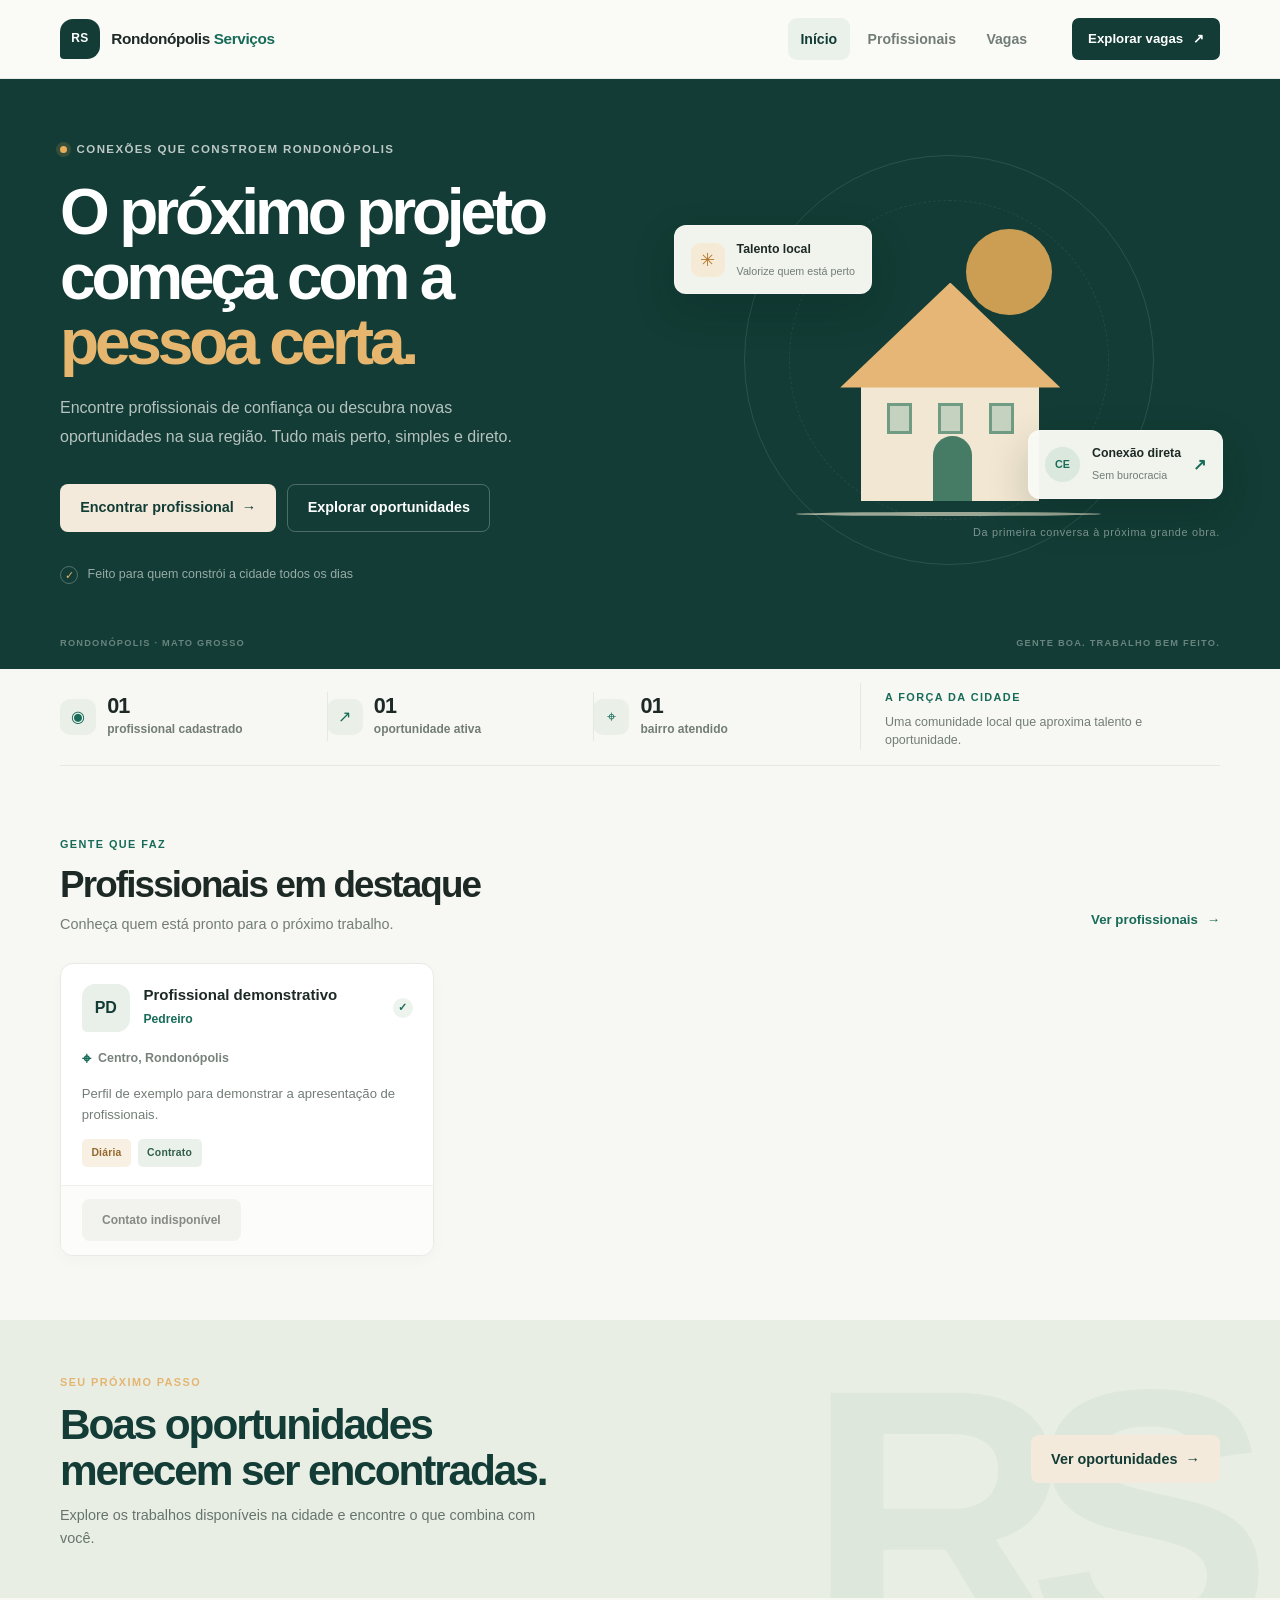
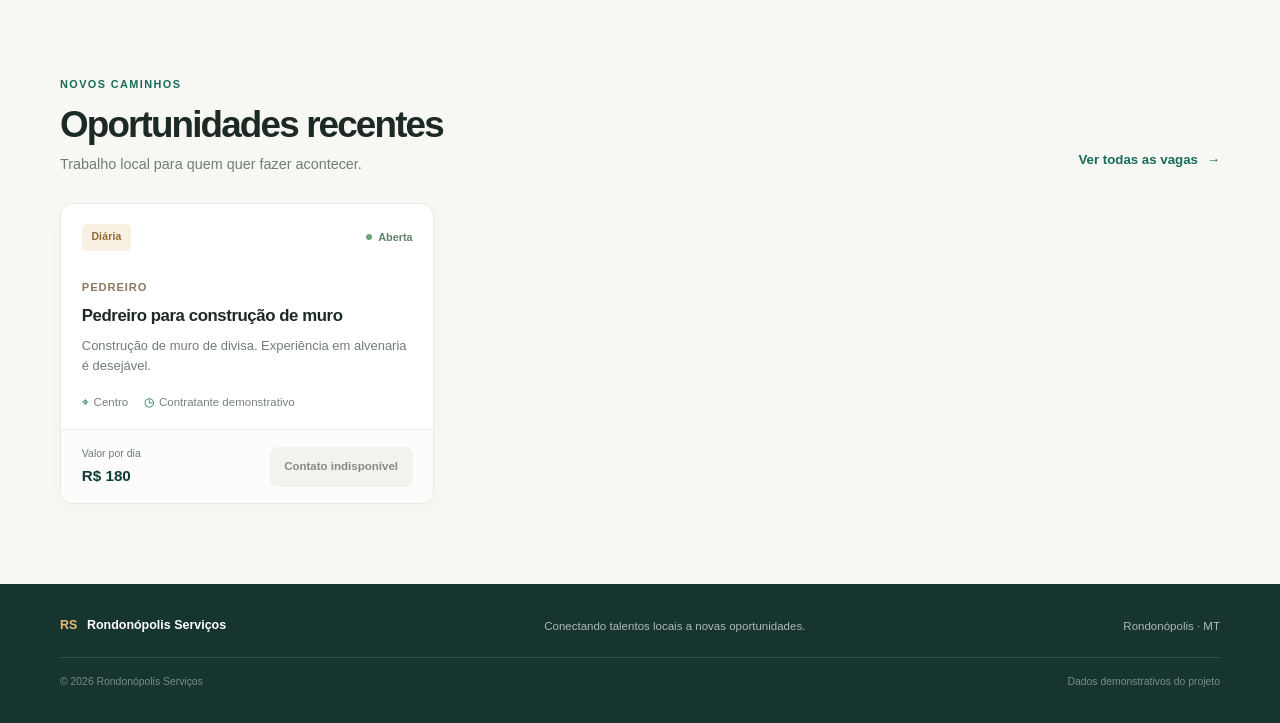
<file: templates/index.html>
<!DOCTYPE html>
<html lang="pt-BR">
<head>
  <meta charset="UTF-8">
  <meta name="viewport" content="width=device-width, initial-scale=1.0">
  <meta name="theme-color" content="#123c35">
  <meta name="description" content="Encontre profissionais e oportunidades para construir e reformar em Rondonópolis. Conexões locais, sem complicação.">
  <title>Rondonópolis Serviços | Trabalho e construção mais perto</title>
  <link rel="stylesheet" href="../static/css/style.css">
</head>
<body>
  <header class="header">
    <div class="header-inner">
      <a href="index.html" class="logo" aria-label="Rondonópolis Serviços — início">
        <span class="logo-icon">RS</span>
        <span class="logo-copy">Rondonópolis <strong>Serviços</strong></span>
      </a>
      <nav class="nav" aria-label="Navegação principal">
        <a href="index.html" class="active" aria-current="page">Início</a>
        <a href="profissionais.html">Profissionais</a>
        <a href="vagas.html">Vagas</a>
      </nav>
      <a href="vagas.html#oportunidades" class="btn btn-primary btn-sm header-cta">Explorar vagas <span aria-hidden="true">↗</span></a>
    </div>
  </header>

  <main>
    <section class="hero">
      <div class="hero-inner">
        <div class="hero-content">
          <div class="eyebrow eyebrow-light"><span class="eyebrow-dot"></span> Conexões que constroem Rondonópolis</div>
          <h1>O próximo projeto começa com a <span>pessoa certa.</span></h1>
          <p>Encontre profissionais de confiança ou descubra novas oportunidades na sua região. Tudo mais perto, simples e direto.</p>
          <div class="hero-actions">
            <a href="profissionais.html" class="btn btn-light">Encontrar profissional <span aria-hidden="true">→</span></a>
            <a href="vagas.html" class="btn btn-ghost">Explorar oportunidades</a>
          </div>
          <div class="hero-note"><span class="note-check" aria-hidden="true">✓</span> Feito para quem constrói a cidade todos os dias</div>
        </div>
        <div class="hero-visual" aria-hidden="true">
          <div class="visual-orbit orbit-one"></div>
          <div class="visual-orbit orbit-two"></div>
          <div class="visual-building">
            <div class="building-sun"></div>
            <div class="building-roof"></div>
            <div class="building-body">
              <span></span><span></span><span></span>
              <div class="building-door"></div>
            </div>
            <div class="building-ground"></div>
          </div>
          <div class="float-card float-card-top"><span class="float-icon">✳</span><span><strong>Talento local</strong><small>Valorize quem está perto</small></span></div>
          <div class="float-card float-card-bottom"><span class="float-avatar">CE</span><span><strong>Conexão direta</strong><small>Sem burocracia</small></span><span class="float-arrow">↗</span></div>
          <div class="visual-caption">Da primeira conversa à próxima grande obra.</div>
        </div>
      </div>
      <div class="hero-bottom-line"><span>RONDONÓPOLIS · MATO GROSSO</span><span>GENTE BOA. TRABALHO BEM FEITO.</span></div>
    </section>

    <section class="stats stats-home" aria-label="Números da comunidade">
      <div class="stat-card"><span class="stat-icon">◉</span><span class="number" id="stat-profissionais">0</span><span class="label">profissional cadastrado</span></div>
      <div class="stat-card"><span class="stat-icon">↗</span><span class="number" id="stat-vagas">0</span><span class="label">oportunidade ativa</span></div>
      <div class="stat-card"><span class="stat-icon">⌖</span><span class="number" id="stat-bairros">0</span><span class="label">bairro atendido</span></div>
      <div class="stat-intro"><span class="stat-intro-label">A força da cidade</span><p>Uma comunidade local que aproxima talento e oportunidade.</p></div>
    </section>

    <section class="container home-section">
      <div class="section-header">
        <div><span class="section-kicker">Gente que faz</span><h2>Profissionais em destaque</h2><p>Conheça quem está pronto para o próximo trabalho.</p></div>
        <a href="profissionais.html" class="text-link">Ver profissionais <span aria-hidden="true">→</span></a>
      </div>
      <div class="cards-grid" id="home-profissionais"></div>
    </section>

    <section class="opportunity-band">
      <div class="opportunity-inner">
        <div><span class="section-kicker section-kicker-light">Seu próximo passo</span><h2>Boas oportunidades<br>merecem ser encontradas.</h2><p>Explore os trabalhos disponíveis na cidade e encontre o que combina com você.</p></div>
        <a href="vagas.html" class="btn btn-light">Ver oportunidades <span aria-hidden="true">→</span></a>
      </div>
      <div class="band-mark" aria-hidden="true">RS</div>
    </section>

    <section class="container home-section home-jobs">
      <div class="section-header">
        <div><span class="section-kicker">Novos caminhos</span><h2>Oportunidades recentes</h2><p>Trabalho local para quem quer fazer acontecer.</p></div>
        <a href="vagas.html" class="text-link">Ver todas as vagas <span aria-hidden="true">→</span></a>
      </div>
      <div class="cards-grid" id="home-vagas"></div>
    </section>
  </main>

  <footer class="footer">
    <div class="footer-inner"><a href="index.html" class="footer-brand">RS <span>Rondonópolis Serviços</span></a><p>Conectando talentos locais a novas oportunidades.</p><span class="footer-location">Rondonópolis · MT</span></div>
    <div class="footer-bottom"><span>© 2026 Rondonópolis Serviços</span><span>Dados demonstrativos do projeto</span></div>
  </footer>
  <script src="../static/js/data.js"></script>
  <script src="../static/js/app.js"></script>
</body>
</html>
</file>
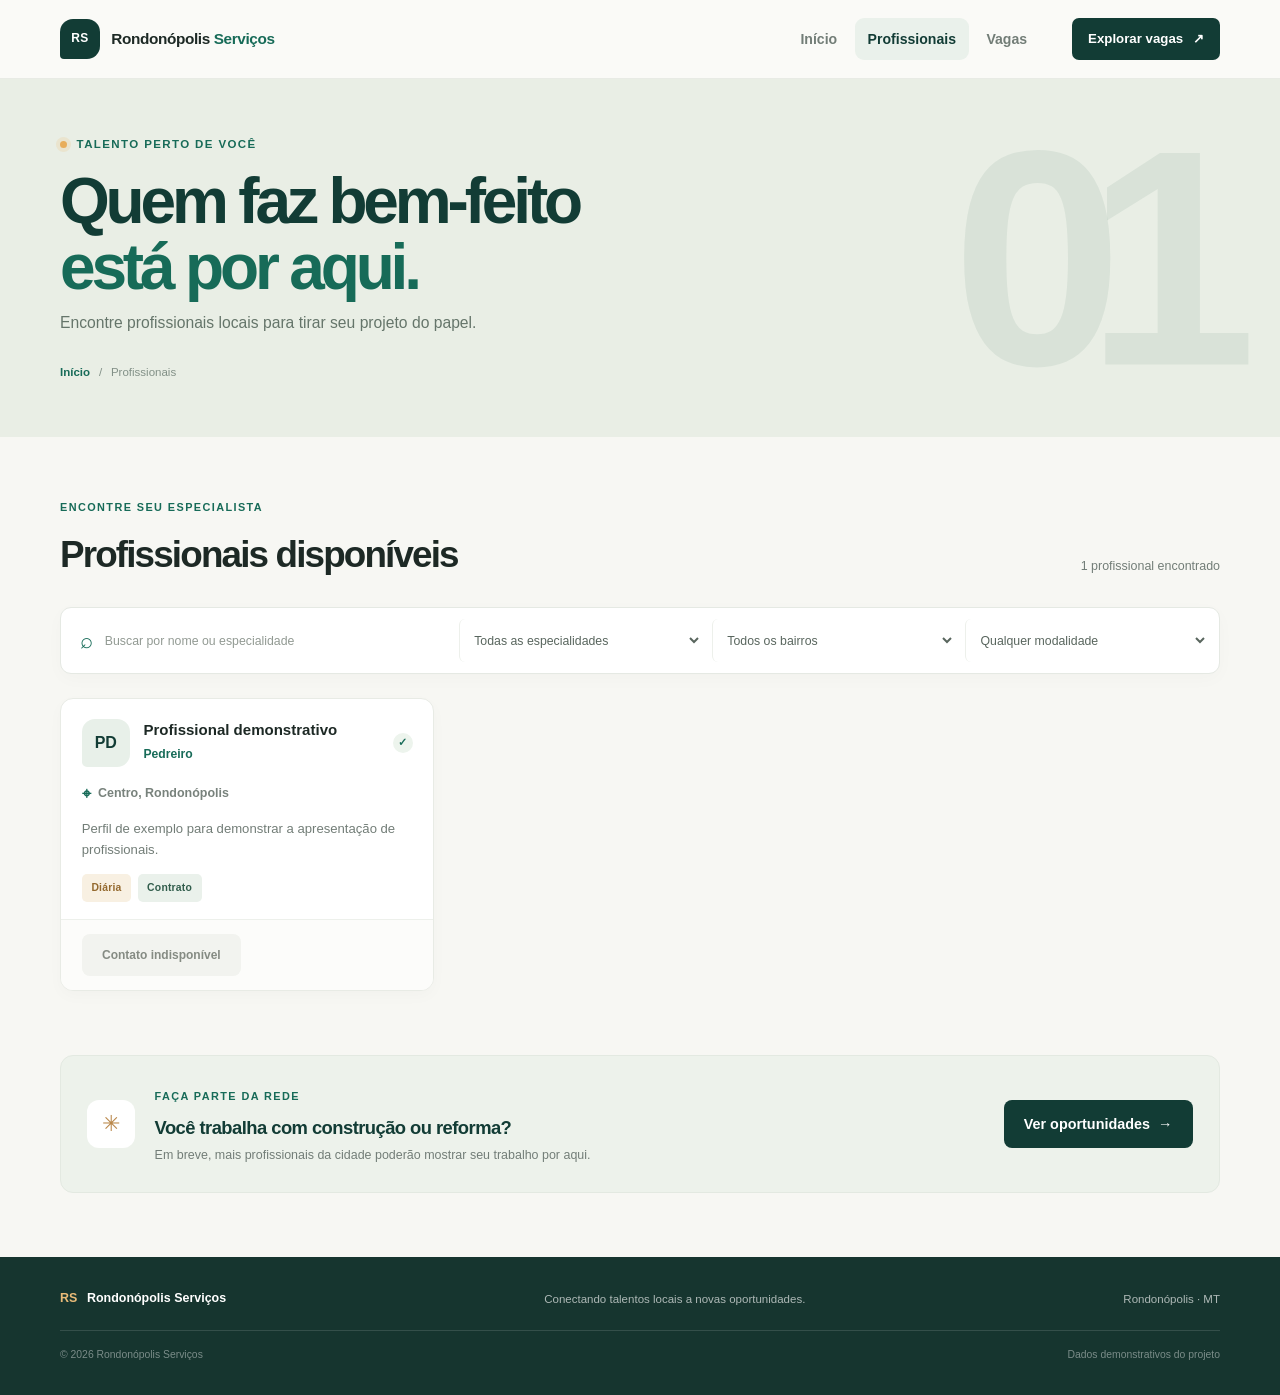
<file: templates/profissionais.html>
<!DOCTYPE html>
<html lang="pt-BR">
<head>
  <meta charset="UTF-8">
  <meta name="viewport" content="width=device-width, initial-scale=1.0">
  <meta name="theme-color" content="#123c35">
  <meta name="description" content="Encontre pedreiros, eletricistas, pintores e outros profissionais em Rondonópolis.">
  <title>Profissionais | Rondonópolis Serviços</title>
  <link rel="stylesheet" href="../static/css/style.css">
</head>
<body>
  <header class="header">
    <div class="header-inner">
      <a href="index.html" class="logo" aria-label="Rondonópolis Serviços — início"><span class="logo-icon">RS</span><span class="logo-copy">Rondonópolis <strong>Serviços</strong></span></a>
      <nav class="nav" aria-label="Navegação principal">
        <a href="index.html">Início</a>
        <a href="profissionais.html" class="active" aria-current="page">Profissionais</a>
        <a href="vagas.html">Vagas</a>
      </nav>
      <a href="vagas.html#oportunidades" class="btn btn-primary btn-sm header-cta">Explorar vagas <span aria-hidden="true">↗</span></a>
    </div>
  </header>
  <main>
    <section class="page-hero">
      <div class="page-hero-inner">
        <div class="eyebrow"><span class="eyebrow-dot"></span> Talento perto de você</div>
        <h1>Quem faz bem-feito<br><span>está por aqui.</span></h1>
        <p>Encontre profissionais locais para tirar seu projeto do papel.</p>
        <div class="breadcrumb"><a href="index.html">Início</a><span aria-hidden="true">/</span><span>Profissionais</span></div>
      </div>
      <div class="page-hero-decoration" aria-hidden="true">01</div>
    </section>
    <section class="container listing-section">
      <div class="listing-heading"><div><span class="section-kicker">Encontre seu especialista</span><h2>Profissionais disponíveis</h2></div><p id="professional-count" class="result-count" aria-live="polite"></p></div>
      <div class="filter-panel">
        <label class="search-field"><span class="field-icon" aria-hidden="true">⌕</span><span class="sr-only">Buscar profissional</span><input id="busca-prof" type="search" placeholder="Buscar por nome ou especialidade" autocomplete="off"></label>
        <label class="select-field"><span class="sr-only">Especialidade</span><select id="filtro-especialidade"><option value="">Todas as especialidades</option></select></label>
        <label class="select-field"><span class="sr-only">Bairro</span><select id="filtro-bairro-prof"><option value="">Todos os bairros</option></select></label>
        <label class="select-field"><span class="sr-only">Tipo de trabalho</span><select id="filtro-tipo"><option value="">Qualquer modalidade</option><option value="diaria">Aceita diária</option><option value="contrato">Aceita contrato</option></select></label>
      </div>
      <div class="cards-grid listing-grid" id="professional-grid"></div>
    </section>
    <section class="callout container">
      <div class="callout-icon" aria-hidden="true">✳</div>
      <div><span class="section-kicker">Faça parte da rede</span><h2>Você trabalha com construção ou reforma?</h2><p>Em breve, mais profissionais da cidade poderão mostrar seu trabalho por aqui.</p></div>
      <a href="vagas.html" class="btn btn-primary">Ver oportunidades <span aria-hidden="true">→</span></a>
    </section>
  </main>
  <footer class="footer"><div class="footer-inner"><a href="index.html" class="footer-brand">RS <span>Rondonópolis Serviços</span></a><p>Conectando talentos locais a novas oportunidades.</p><span class="footer-location">Rondonópolis · MT</span></div><div class="footer-bottom"><span>© 2026 Rondonópolis Serviços</span><span>Dados demonstrativos do projeto</span></div></footer>
  <script src="../static/js/data.js"></script>
  <script src="../static/js/app.js"></script>
</body>
</html>
</file>
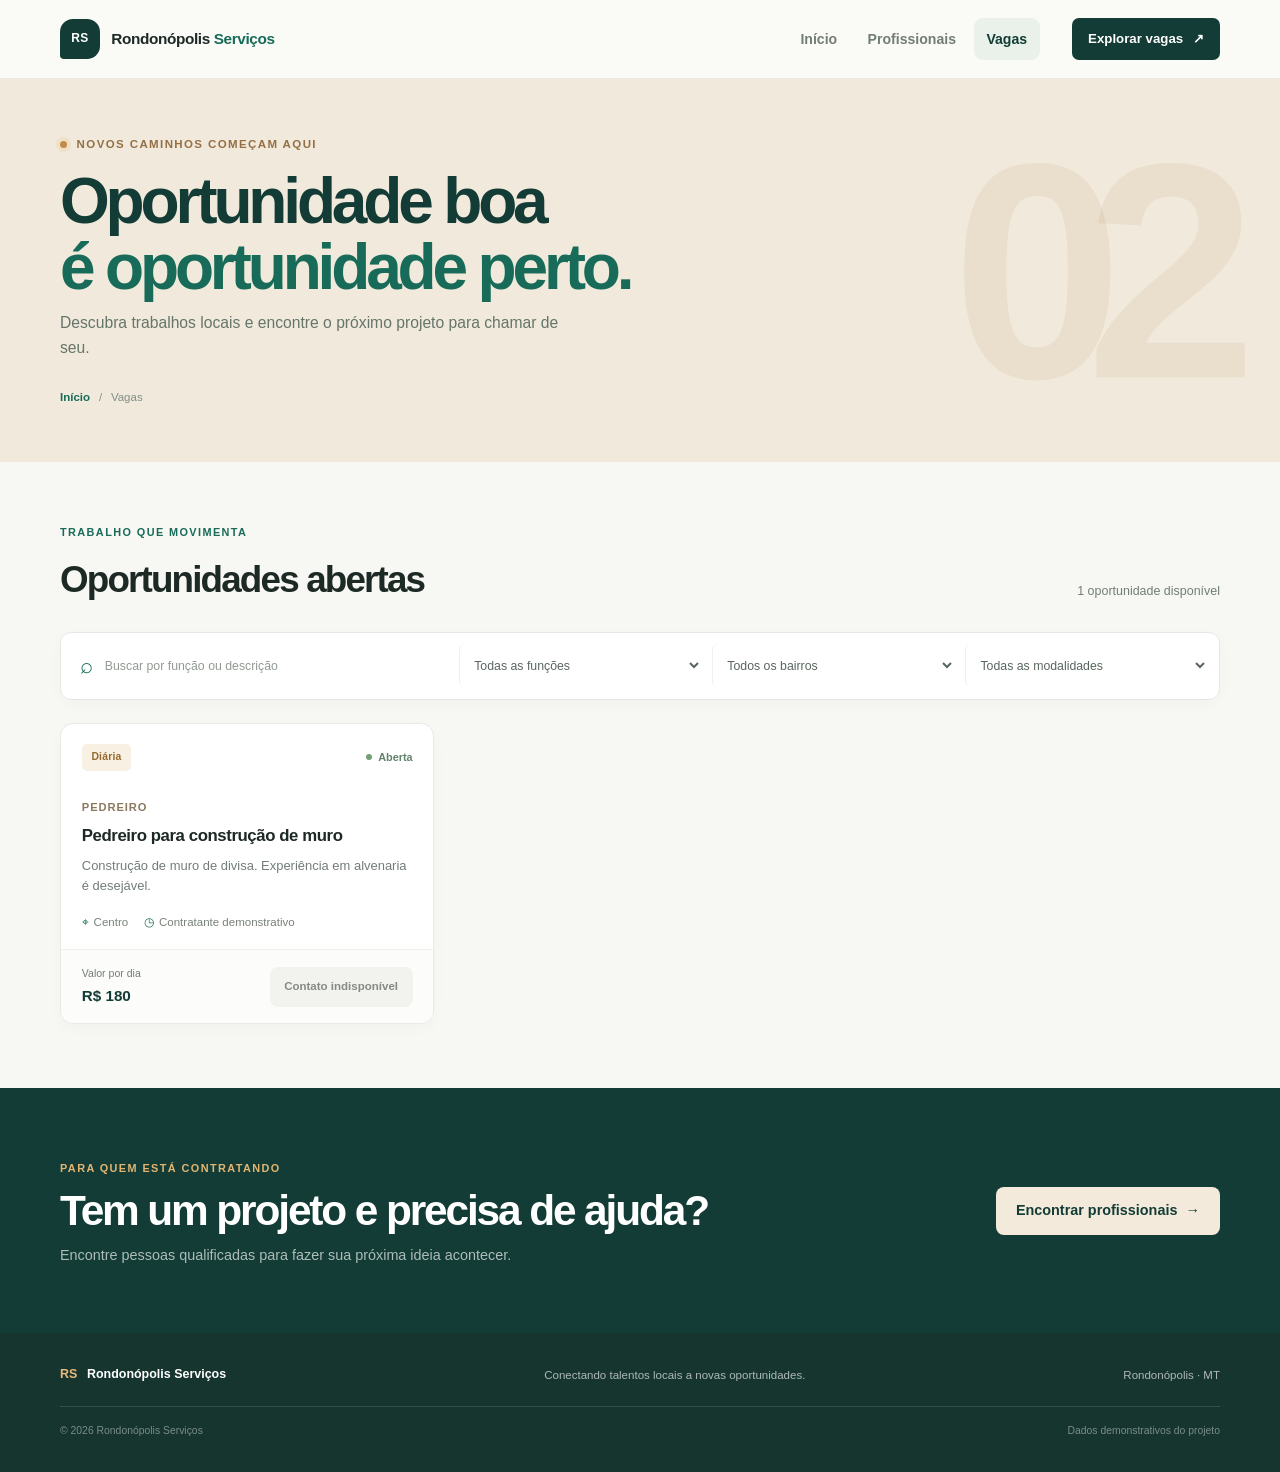
<file: templates/vagas.html>
<!DOCTYPE html>
<html lang="pt-BR">
<head>
  <meta charset="UTF-8">
  <meta name="viewport" content="width=device-width, initial-scale=1.0">
  <meta name="theme-color" content="#123c35">
  <meta name="description" content="Explore oportunidades de trabalho em construção e reforma em Rondonópolis.">
  <title>Vagas | Rondonópolis Serviços</title>
  <link rel="stylesheet" href="../static/css/style.css">
</head>
<body>
  <header class="header">
    <div class="header-inner">
      <a href="index.html" class="logo" aria-label="Rondonópolis Serviços — início"><span class="logo-icon">RS</span><span class="logo-copy">Rondonópolis <strong>Serviços</strong></span></a>
      <nav class="nav" aria-label="Navegação principal">
        <a href="index.html">Início</a>
        <a href="profissionais.html">Profissionais</a>
        <a href="vagas.html" class="active" aria-current="page">Vagas</a>
      </nav>
      <a href="#oportunidades" class="btn btn-primary btn-sm header-cta">Explorar vagas <span aria-hidden="true">↗</span></a>
    </div>
  </header>
  <main>
    <section class="page-hero page-hero-jobs">
      <div class="page-hero-inner">
        <div class="eyebrow"><span class="eyebrow-dot"></span> Novos caminhos começam aqui</div>
        <h1>Oportunidade boa<br><span>é oportunidade perto.</span></h1>
        <p>Descubra trabalhos locais e encontre o próximo projeto para chamar de seu.</p>
        <div class="breadcrumb"><a href="index.html">Início</a><span aria-hidden="true">/</span><span>Vagas</span></div>
      </div>
      <div class="page-hero-decoration" aria-hidden="true">02</div>
    </section>
    <section class="container listing-section" id="oportunidades">
      <div class="listing-heading"><div><span class="section-kicker">Trabalho que movimenta</span><h2>Oportunidades abertas</h2></div><p id="job-count" class="result-count" aria-live="polite"></p></div>
      <div class="filter-panel job-filters">
        <label class="search-field"><span class="field-icon" aria-hidden="true">⌕</span><span class="sr-only">Buscar vaga</span><input id="busca-vaga" type="search" placeholder="Buscar por função ou descrição" autocomplete="off"></label>
        <label class="select-field"><span class="sr-only">Especialidade</span><select id="filtro-especialidade-vaga"><option value="">Todas as funções</option></select></label>
        <label class="select-field"><span class="sr-only">Bairro</span><select id="filtro-bairro-vaga"><option value="">Todos os bairros</option></select></label>
        <label class="select-field"><span class="sr-only">Modalidade</span><select id="filtro-tipo-vaga"><option value="">Todas as modalidades</option><option value="diaria">Diária</option><option value="contrato">Contrato</option></select></label>
      </div>
      <div class="cards-grid listing-grid" id="job-grid"></div>
    </section>
    <section class="publish-banner">
      <div class="publish-banner-inner"><div><span class="section-kicker section-kicker-light">Para quem está contratando</span><h2>Tem um projeto e precisa de ajuda?</h2><p>Encontre pessoas qualificadas para fazer sua próxima ideia acontecer.</p></div><a href="profissionais.html" class="btn btn-light">Encontrar profissionais <span aria-hidden="true">→</span></a></div>
    </section>
  </main>
  <footer class="footer"><div class="footer-inner"><a href="index.html" class="footer-brand">RS <span>Rondonópolis Serviços</span></a><p>Conectando talentos locais a novas oportunidades.</p><span class="footer-location">Rondonópolis · MT</span></div><div class="footer-bottom"><span>© 2026 Rondonópolis Serviços</span><span>Dados demonstrativos do projeto</span></div></footer>
  <script src="../static/js/data.js"></script>
  <script src="../static/js/app.js"></script>
</body>
</html>
</file>
<file: static/css/style.css>
:root {
  --primary: #087a6b;
  --primary-dark: #075e54;
  --primary-light: #16a394;
  --secondary: #f59e0b;
  --bg: #f4f7f6;
  --bg-card: #ffffff;
  --text: #17243a;
  --text-muted: #68758a;
  --border: #dde5e2;
  --radius: 16px;
  --shadow: 0 8px 24px rgba(23, 36, 58, 0.07);
  --shadow-lg: 0 18px 42px rgba(23, 36, 58, 0.14);
  --content-width: 1180px;
}

* {
  box-sizing: border-box;
}

html {
  scroll-behavior: smooth;
}

body {
  margin: 0;
  min-width: 320px;
  background: var(--bg);
  color: var(--text);
  font-family: Inter, "Segoe UI", Arial, sans-serif;
  line-height: 1.6;
  -webkit-font-smoothing: antialiased;
}

a {
  color: inherit;
  text-decoration: none;
}

button,
input,
select,
textarea {
  font: inherit;
}

.header {
  position: sticky;
  top: 0;
  z-index: 50;
  background: rgba(255, 255, 255, 0.92);
  border-bottom: 1px solid rgba(221, 229, 226, 0.9);
  backdrop-filter: blur(14px);
  -webkit-backdrop-filter: blur(14px);
}

.header-inner {
  width: min(calc(100% - 3rem), var(--content-width));
  min-height: 76px;
  margin: 0 auto;
  display: flex;
  align-items: center;
  gap: 2.5rem;
}

.logo {
  display: flex;
  align-items: center;
  gap: 0.75rem;
  font-size: 1.05rem;
  font-weight: 800;
  letter-spacing: -0.02em;
  white-space: nowrap;
}

.logo-icon {
  width: 42px;
  height: 42px;
  display: grid;
  place-items: center;
  border-radius: 12px;
  background: linear-gradient(135deg, var(--primary-dark), var(--primary-light));
  color: #fff;
  box-shadow: 0 8px 18px rgba(8, 122, 107, 0.24);
  font-size: 0.82rem;
  letter-spacing: 0.04em;
}

.nav {
  display: flex;
  align-items: center;
  gap: 0.35rem;
  margin-left: auto;
}

.nav a {
  padding: 0.55rem 0.75rem;
  border-radius: 9px;
  color: var(--text-muted);
  font-size: 0.92rem;
  font-weight: 700;
  transition: 0.2s ease;
}

.nav a:hover,
.nav a.active {
  background: #edf7f4;
  color: var(--primary);
}

.btn {
  min-height: 46px;
  display: inline-flex;
  align-items: center;
  justify-content: center;
  gap: 0.5rem;
  padding: 0.72rem 1.05rem;
  border: 1px solid transparent;
  border-radius: 10px;
  cursor: pointer;
  font-weight: 800;
  line-height: 1;
  transition: transform 0.2s ease, box-shadow 0.2s ease, background 0.2s ease;
}

.btn:hover {
  transform: translateY(-2px);
}

.btn:focus-visible,
.nav a:focus-visible,
.logo:focus-visible {
  outline: 3px solid rgba(22, 163, 148, 0.28);
  outline-offset: 3px;
}

.btn-primary {
  background: var(--primary);
  color: #fff;
  box-shadow: 0 8px 20px rgba(8, 122, 107, 0.18);
}

.btn-primary:hover {
  background: var(--primary-dark);
  box-shadow: 0 10px 24px rgba(8, 122, 107, 0.24);
}

.btn-outline {
  border-color: var(--border);
  background: rgba(255, 255, 255, 0.08);
  color: var(--text);
}

.btn-outline:hover {
  border-color: #b8c9c4;
  background: #fff;
  box-shadow: var(--shadow);
}

.btn-sm {
  min-height: 40px;
  padding: 0.62rem 0.9rem;
  font-size: 0.86rem;
}

.hero {
  position: relative;
  overflow: hidden;
  min-height: 430px;
  display: grid;
  place-items: center;
  background:
    radial-gradient(circle at 78% 18%, rgba(255, 255, 255, 0.16), transparent 22%),
    linear-gradient(135deg, #075e54 0%, #087a6b 58%, #129184 100%);
  color: white;
  padding: 5.25rem 1.5rem 7.25rem;
  text-align: center;
}

.hero::before,
.hero::after {
  content: "";
  position: absolute;
  border: 1px solid rgba(255, 255, 255, 0.11);
  border-radius: 50%;
}

.hero::before {
  width: 420px;
  height: 420px;
  left: -230px;
  bottom: -300px;
}

.hero::after {
  width: 280px;
  height: 280px;
  right: -150px;
  top: -150px;
}

.hero-content {
  position: relative;
  z-index: 1;
  width: min(820px, 100%);
}

.hero h1 {
  max-width: 760px;
  margin: 0 auto 1.15rem;
  font-size: clamp(2.25rem, 5vw, 4.25rem);
  line-height: 1.08;
  letter-spacing: -0.045em;
  text-wrap: balance;
}

.hero p {
  max-width: 680px;
  margin: 0 auto;
  color: rgba(255, 255, 255, 0.86);
  font-size: clamp(1rem, 1.8vw, 1.18rem);
  line-height: 1.75;
}

.hero-actions {
  display: flex;
  justify-content: center;
  gap: 0.75rem;
  margin-top: 2rem;
}

.hero-actions .btn-primary {
  background: #fff;
  color: var(--primary-dark);
  box-shadow: 0 12px 30px rgba(4, 55, 48, 0.22);
}

.hero-actions .btn-outline {
  border-color: rgba(255, 255, 255, 0.32);
  color: #fff;
  backdrop-filter: blur(8px);
}

.hero-actions .btn-outline:hover {
  border-color: #fff;
  background: rgba(255, 255, 255, 0.12);
  box-shadow: none;
}

.stats {
  position: relative;
  z-index: 5;
  width: min(calc(100% - 3rem), 850px);
  margin: -3.2rem auto 0;
  display: grid;
  grid-template-columns: repeat(3, 1fr);
  background: var(--bg-card);
  border: 1px solid var(--border);
  border-radius: var(--radius);
  box-shadow: var(--shadow-lg);
}

.stat-card {
  position: relative;
  padding: 1.25rem 1.5rem;
  text-align: center;
}

.stat-card + .stat-card::before {
  content: "";
  position: absolute;
  left: 0;
  top: 22%;
  height: 56%;
  width: 1px;
  background: var(--border);
}

.stat-card .number {
  color: var(--primary);
  font-size: clamp(1.55rem, 3vw, 2.1rem);
  font-weight: 900;
  line-height: 1.15;
  letter-spacing: -0.04em;
}

.stat-card .label {
  margin-top: 0.25rem;
  color: var(--text-muted);
  font-size: 0.82rem;
  font-weight: 700;
}

.container {
  width: min(calc(100% - 3rem), var(--content-width));
  margin: 0 auto;
  padding: 5.25rem 0;
}

.section-header {
  display: flex;
  align-items: end;
  justify-content: space-between;
  gap: 1.5rem;
  margin-bottom: 1.5rem;
}

.section-header h2 {
  margin: 0 0 0.25rem;
  font-size: clamp(1.65rem, 3vw, 2.25rem);
  line-height: 1.2;
  letter-spacing: -0.035em;
}

.section-header p {
  margin: 0;
  color: var(--text-muted);
}

.cards-grid {
  display: grid;
  grid-template-columns: repeat(auto-fill, minmax(280px, 1fr));
  gap: 1.35rem;
}

.card {
  overflow: hidden;
  background: var(--bg-card);
  border: 1px solid var(--border);
  border-radius: var(--radius);
  box-shadow: 0 4px 14px rgba(23, 36, 58, 0.035);
  transition: transform 0.25s ease, box-shadow 0.25s ease, border-color 0.25s ease;
}

.card:hover {
  transform: translateY(-5px);
  border-color: #cbdad5;
  box-shadow: var(--shadow-lg);
}

.card-header {
  display: flex;
  align-items: center;
  gap: 0.85rem;
  padding: 1.25rem 1.25rem 1rem;
}

.avatar {
  flex: 0 0 52px;
  width: 52px;
  height: 52px;
  display: grid;
  place-items: center;
  border-radius: 14px;
  background: #e9f5f2;
  color: var(--primary);
  font-weight: 900;
}

.card-title {
  min-width: 0;
}

.card-title h3 {
  margin: 0;
  overflow: hidden;
  font-size: 1.02rem;
  line-height: 1.35;
  text-overflow: ellipsis;
  white-space: nowrap;
}

.specialty {
  color: var(--primary);
  font-size: 0.82rem;
  font-weight: 800;
}

.card-body {
  padding: 0 1.25rem 1.25rem;
}

.info-row {
  margin-bottom: 0.65rem;
  color: var(--text-muted);
  font-size: 0.86rem;
  font-weight: 700;
}

.curriculo {
  min-height: 3.2em;
  margin: 0;
  color: var(--text-muted);
  font-size: 0.9rem;
  line-height: 1.6;
}

.badges {
  display: flex;
  flex-wrap: wrap;
  gap: 0.4rem;
  margin-top: 0.9rem;
}

.badge {
  padding: 0.32rem 0.55rem;
  border-radius: 999px;
  font-size: 0.72rem;
  font-weight: 800;
}

.badge-diaria {
  background: #fff7df;
  color: #9a6700;
}

.badge-contrato {
  background: #e9f5f2;
  color: var(--primary-dark);
}

.card-footer {
  display: flex;
  padding: 1rem 1.25rem;
  border-top: 1px solid #edf1ef;
  background: #fbfcfc;
}

.btn-whatsapp {
  width: 100%;
  background: #1fad72;
  color: #fff;
  box-shadow: 0 7px 16px rgba(31, 173, 114, 0.16);
}

.btn-whatsapp:hover {
  background: #168d5e;
}

.footer {
  padding: 2.25rem 1.5rem;
  background: #12251f;
  color: rgba(255, 255, 255, 0.72);
  text-align: center;
}

@media (max-width: 780px) {
  .header-inner {
    width: min(calc(100% - 2rem), var(--content-width));
    min-height: 68px;
  }

  .logo span,
  .header-inner > .btn {
    display: none;
  }

  .nav {
    gap: 0.15rem;
  }

  .hero {
    min-height: 390px;
    padding: 4.25rem 1rem 6.25rem;
  }

  .hero h1 {
    font-size: clamp(2.15rem, 10vw, 3.25rem);
  }

  .hero-actions {
    flex-direction: column;
  }

  .hero-actions .btn {
    width: 100%;
  }

  .stats,
  .container {
    width: min(calc(100% - 2rem), var(--content-width));
  }

  .stats {
    margin-top: -2.4rem;
  }

  .stat-card {
    padding: 1rem 0.45rem;
  }

  .stat-card .label {
    max-width: 90px;
    margin: 0.25rem auto 0;
    line-height: 1.25;
  }

  .container {
    padding: 4rem 0;
  }

  .section-header {
    align-items: flex-start;
  }

  .section-header p {
    max-width: 280px;
  }
}

@media (max-width: 520px) {
  .header-inner {
    gap: 0.5rem;
  }

  .logo-icon {
    width: 38px;
    height: 38px;
  }

  .nav a {
    padding: 0.5rem;
    font-size: 0.82rem;
  }

  .stats {
    grid-template-columns: 1fr;
  }

  .stat-card + .stat-card::before {
    left: 18%;
    top: 0;
    width: 64%;
    height: 1px;
  }

  .stat-card .label {
    max-width: none;
  }

  .section-header {
    align-items: flex-start;
  }

  .section-header .btn {
    flex: 0 0 auto;
  }

  .cards-grid {
    grid-template-columns: 1fr;
  }
}

@media (prefers-reduced-motion: reduce) {
  html {
    scroll-behavior: auto;
  }

  *,
  *::before,
  *::after {
    transition-duration: 0.01ms !important;
  }
}

:root {
  --primary: #176b58;
  --primary-dark: #123c35;
  --primary-light: #2f9b78;
  --secondary: #e8ad5a;
  --bg: #f7f7f3;
  --bg-card: #fff;
  --text: #1d2925;
  --text-muted: #727d77;
  --border: #e5e9e3;
  --radius: 18px;
  --shadow: 0 12px 30px rgba(27, 47, 39, .07);
  --shadow-lg: 0 24px 60px rgba(27, 47, 39, .12);
  --content-width: 1160px;
}

body { background: var(--bg); font-family: "Segoe UI", Arial, sans-serif; }
.header { background: rgba(250, 250, 247, .94); border-bottom-color: #e8ebe5; }
.header-inner { min-height: 78px; gap: 2rem; }
.logo { gap: .7rem; font-size: .96rem; letter-spacing: -.025em; }
.logo-icon { width: 40px; height: 40px; border-radius: 13px 13px 13px 4px; background: var(--primary-dark); box-shadow: none; font-size: .75rem; }
.logo-copy { color: var(--text); }
.logo-copy strong { color: var(--primary); }
.nav { gap: .3rem; }
.nav a { padding: .6rem .8rem; font-size: .88rem; }
.nav a:hover, .nav a.active { background: #eaf1eb; color: var(--primary-dark); }
.btn { min-height: 48px; border-radius: 8px; padding: .8rem 1.2rem; font-size: .9rem; }
.btn-sm { min-height: 42px; border-radius: 7px; padding: .65rem .95rem; font-size: .83rem; }
.btn-primary { background: var(--primary-dark); box-shadow: none; }
.btn-primary:hover { background: var(--primary); box-shadow: 0 8px 18px rgba(18, 60, 53, .15); }
.header-cta { gap: .6rem; }
.hero { min-height: 590px; display: block; padding: 0; overflow: hidden; background: var(--primary-dark); text-align: left; }
.hero::before, .hero::after { display: none; }
.hero-inner { position: relative; z-index: 1; width: min(calc(100% - 3rem), var(--content-width)); min-height: 548px; margin: auto; display: grid; grid-template-columns: 1.04fr .96fr; align-items: center; gap: 2rem; padding: 3.5rem 0 4.5rem; }
.hero-content { width: auto; max-width: 560px; }
.eyebrow { display: inline-flex; align-items: center; gap: .6rem; color: var(--primary); font-size: .72rem; font-weight: 800; letter-spacing: .12em; text-transform: uppercase; }
.eyebrow-light { color: rgba(255,255,255,.72); }
.eyebrow-dot { width: 7px; height: 7px; border-radius: 50%; background: var(--secondary); box-shadow: 0 0 0 4px rgba(232,173,90,.16); }
.hero h1 { max-width: 610px; margin: 1.2rem 0 1.15rem; font-size: clamp(2.8rem, 5vw, 4.6rem); font-weight: 700; line-height: 1.02; letter-spacing: -.065em; text-wrap: balance; }
.hero h1 span { color: #e7b66e; }
.hero p { max-width: 480px; margin: 0; color: rgba(255,255,255,.69); font-size: 1rem; line-height: 1.8; }
.hero-actions { justify-content: flex-start; flex-wrap: wrap; gap: .7rem; margin-top: 2rem; }
.hero-actions .btn { width: auto; }
.btn-light { background: #f3eadb; color: var(--primary-dark); box-shadow: none; }
.btn-light:hover { background: #fff; box-shadow: 0 10px 24px rgba(0,0,0,.12); }
.btn-ghost { border-color: rgba(255,255,255,.25); color: #fff; background: transparent; }
.btn-ghost:hover { border-color: rgba(255,255,255,.6); background: rgba(255,255,255,.07); }
.hero-note { display: flex; align-items: center; gap: .6rem; margin-top: 2.1rem; color: rgba(255,255,255,.57); font-size: .78rem; }
.note-check { width: 18px; height: 18px; display: grid; place-items: center; border: 1px solid rgba(255,255,255,.27); border-radius: 50%; color: #e7b66e; font-size: .68rem; }
.hero-visual { position: relative; min-height: 370px; display: grid; place-items: center; }
.visual-orbit { position: absolute; border: 1px solid rgba(255,255,255,.11); border-radius: 50%; }
.orbit-one { width: 410px; height: 410px; }
.orbit-two { width: 320px; height: 320px; border-style: dashed; opacity: .7; }
.visual-building { position: relative; width: 230px; height: 260px; margin-top: 65px; }
.building-sun { position: absolute; width: 86px; height: 86px; top: -34px; right: 12px; border-radius: 50%; background: #d7a455; opacity: .94; }
.building-roof { position: absolute; z-index: 2; top: 20px; left: 6px; width: 220px; height: 105px; background: #e5b675; clip-path: polygon(50% 0, 100% 100%, 0 100%); }
.building-body { position: absolute; top: 112px; left: 27px; width: 178px; height: 126px; display: flex; justify-content: space-evenly; align-items: flex-start; padding-top: 28px; background: #f2e7d2; }
.building-body > span { width: 25px; height: 31px; border: 3px solid #6f9c82; background: #c4d2bf; }
.building-door { position: absolute; bottom: 0; left: 72px; width: 39px; height: 65px; border-radius: 20px 20px 0 0; background: #467c66; }
.building-ground { position: absolute; left: -38px; bottom: 7px; width: 305px; height: 4px; border-radius: 50%; background: rgba(241,232,210,.62); }
.float-card { position: absolute; z-index: 3; display: flex; align-items: center; gap: .75rem; padding: .85rem 1rem; border: 1px solid rgba(255,255,255,.3); border-radius: 12px; background: rgba(249,249,244,.97); color: var(--text); box-shadow: 0 16px 42px rgba(7,28,23,.19); }
.float-card strong, .float-card small { display: block; }
.float-card strong { font-size: .77rem; }
.float-card small { margin-top: .2rem; color: var(--text-muted); font-size: .67rem; }
.float-card-top { top: 50px; left: -5px; }
.float-card-bottom { right: -3px; bottom: 46px; }
.float-icon { width: 34px; height: 34px; display: grid; place-items: center; border-radius: 9px; background: #f5ead6; color: #b4772e; font-size: 1.15rem; }
.float-avatar { width: 35px; height: 35px; display: grid; place-items: center; border-radius: 50%; background: #dbe8de; color: var(--primary); font-size: .67rem; font-weight: 900; }
.float-arrow { color: var(--primary); font-weight: 900; }
.visual-caption { position: absolute; right: 0; bottom: 4px; color: rgba(255,255,255,.46); font-size: .68rem; letter-spacing: .06em; }
.hero-bottom-line { position: absolute; right: max(calc((100vw - var(--content-width)) / 2), 1.5rem); bottom: 18px; left: max(calc((100vw - var(--content-width)) / 2), 1.5rem); display: flex; justify-content: space-between; color: rgba(255,255,255,.37); font-size: .58rem; font-weight: 700; letter-spacing: .13em; }
.stats-home { width: min(calc(100% - 3rem), var(--content-width)); grid-template-columns: repeat(3, 1fr) 1.35fr; margin-top: -1px; border: 0; border-bottom: 1px solid var(--border); border-radius: 0; box-shadow: none; background: transparent; }
.stats-home .stat-card { display: grid; grid-template-columns: auto 1fr; justify-items: start; align-content: center; column-gap: .7rem; padding: 1.6rem 1.2rem 1.6rem 0; text-align: left; }
.stats-home .stat-card + .stat-card::before { top: 25%; height: 50%; background: var(--border); }
.stats-home .stat-icon { grid-row: span 2; align-self: center; width: 36px; height: 36px; display: grid; place-items: center; border-radius: 10px; background: #eaf0e8; color: var(--primary); }
.stats-home .number { color: var(--text); font-size: 1.35rem; }
.stats-home .label { margin-top: .12rem; font-size: .75rem; font-weight: 600; }
.stat-intro { align-self: center; padding-left: 1.5rem; border-left: 1px solid var(--border); }
.stat-intro-label, .section-kicker { color: var(--primary); font-size: .68rem; font-weight: 800; letter-spacing: .13em; text-transform: uppercase; }
.stat-intro p { margin: .25rem 0 0; color: var(--text-muted); font-size: .78rem; line-height: 1.5; }
.container { width: min(calc(100% - 3rem), var(--content-width)); padding: 4.75rem 0; }
.home-section { padding-top: 4rem; padding-bottom: 4rem; }
.section-header { align-items: end; margin-bottom: 1.7rem; }
.section-header h2, .listing-heading h2 { margin: .45rem 0 .35rem; font-size: clamp(1.7rem, 3vw, 2.3rem); font-weight: 700; letter-spacing: -.05em; }
.section-header p { color: var(--text-muted); font-size: .9rem; }
.text-link { display: inline-flex; align-items: center; gap: .55rem; padding-bottom: .35rem; color: var(--primary); font-size: .83rem; font-weight: 800; }
.text-link span { transition: transform .2s ease; }
.text-link:hover span { transform: translateX(4px); }
.cards-grid { grid-template-columns: repeat(auto-fill, minmax(290px, 1fr)); gap: 1.15rem; }
.card { border-color: #e8ebe5; border-radius: 13px; box-shadow: 0 5px 16px rgba(23,36,58,.025); }
.card:hover { transform: translateY(-4px); border-color: #d4dfd5; box-shadow: var(--shadow); }
.card-header { padding: 1.25rem 1.3rem .9rem; }
.avatar { flex-basis: 48px; width: 48px; height: 48px; border-radius: 13px 13px 13px 5px; background: #e8f0e9; color: var(--primary-dark); }
.card-title h3 { font-size: .94rem; }
.specialty { color: var(--primary); font-size: .76rem; }
.verified-mark { width: 20px; height: 20px; display: grid; place-items: center; margin-left: auto; border-radius: 50%; background: #edf4ed; color: var(--primary); font-size: .7rem; font-weight: 900; }
.card-body { padding: 0 1.3rem 1.1rem; }
.info-row { display: flex; align-items: center; gap: .45rem; color: #78827c; font-size: .78rem; }
.info-row span { color: var(--primary); font-size: 1rem; }
.curriculo { min-height: 0; margin-top: .7rem; font-size: .82rem; }
.badges { gap: .4rem; margin-top: .9rem; }
.badge { padding: .34rem .6rem; border-radius: 5px; font-size: .65rem; letter-spacing: .02em; }
.badge-diaria { background: #f8f0e2; color: #94692e; }
.badge-contrato { background: #eaf1eb; color: #315d4c; }
.card-footer { padding: .85rem 1.3rem; border-color: #edf0eb; background: #fcfcfa; }
.btn-whatsapp { min-height: 42px; background: #edf4ee; color: #235d46; box-shadow: none; font-size: .78rem; }
.btn-whatsapp:hover { background: #dcebe0; }
.btn-whatsapp, .job-apply { gap: .5rem; }
.btn-contact-disabled { min-height: 42px; background: #f2f3ef; color: #858b83; cursor: default; font-size: .75rem; }
.opportunity-band { position: relative; overflow: hidden; background: #e9eee5; }
.opportunity-inner, .publish-banner-inner { position: relative; z-index: 1; width: min(calc(100% - 3rem), var(--content-width)); min-height: 270px; margin: auto; display: flex; align-items: center; justify-content: space-between; gap: 2rem; padding: 3rem 0; }
.opportunity-inner h2, .publish-banner h2 { margin: .55rem 0 .65rem; color: var(--primary-dark); font-size: clamp(1.8rem, 3.6vw, 2.65rem); line-height: 1.08; letter-spacing: -.05em; }
.opportunity-inner p, .publish-banner p { max-width: 480px; margin: 0; color: #66746b; font-size: .9rem; }
.band-mark { position: absolute; top: -95px; right: 4%; color: rgba(33,94,69,.05); font-size: 23rem; font-weight: 900; letter-spacing: -.12em; }
.home-jobs { padding-top: 4.5rem; padding-bottom: 5rem; }
.vacancy-card { padding: 1.25rem 1.3rem 0; }
.vacancy-topline, .vacancy-details, .vacancy-footer { display: flex; align-items: center; justify-content: space-between; gap: 1rem; }
.vacancy-status { color: #63816b; font-size: .68rem; font-weight: 700; }
.vacancy-status i { display: inline-block; width: 6px; height: 6px; margin-right: .25rem; border-radius: 50%; background: #71a178; vertical-align: 1px; }
.vacancy-content { padding: 1.35rem 0 1.1rem; }
.vacancy-category { color: #8a795f; font-size: .7rem; font-weight: 800; letter-spacing: .08em; text-transform: uppercase; }
.vacancy-content h3 { margin: .4rem 0 .5rem; font-size: 1.05rem; line-height: 1.35; letter-spacing: -.025em; }
.vacancy-content > p { min-height: 2.8em; margin: 0; color: var(--text-muted); font-size: .81rem; line-height: 1.6; }
.vacancy-details { justify-content: flex-start; flex-wrap: wrap; margin-top: 1rem; color: #778179; font-size: .72rem; }
.vacancy-details span { display: flex; align-items: center; gap: .3rem; }
.vacancy-details i { color: var(--primary); font-style: normal; }
.vacancy-footer { margin: 0 -1.3rem; padding: .95rem 1.3rem; border-top: 1px solid #edf0eb; background: #fcfcfa; }
.vacancy-footer small, .vacancy-footer strong { display: block; }
.vacancy-footer small { color: var(--text-muted); font-size: .66rem; }
.vacancy-footer strong { margin-top: .1rem; color: var(--primary-dark); font-size: .95rem; }
.job-apply { min-height: 40px; padding: .65rem .85rem; font-size: .72rem; }
.footer { padding: 2rem max(1.5rem, calc((100vw - var(--content-width))/2)); background: #16352f; color: rgba(255,255,255,.65); text-align: left; }
.footer-inner { display: flex; align-items: center; justify-content: space-between; gap: 1.5rem; padding-bottom: 1.3rem; }
.footer-brand { display: flex; align-items: center; gap: .6rem; color: #e9bb78; font-size: .78rem; font-weight: 900; }
.footer-brand span { color: #fff; font-size: .78rem; }
.footer-inner p, .footer-location { margin: 0; font-size: .72rem; }
.footer-bottom { display: flex; justify-content: space-between; gap: 1rem; padding-top: 1rem; border-top: 1px solid rgba(255,255,255,.13); color: rgba(255,255,255,.43); font-size: .65rem; }
.page-hero { position: relative; overflow: hidden; background: #e9eee5; }
.page-hero-inner { position: relative; z-index: 1; width: min(calc(100% - 3rem), var(--content-width)); min-height: 340px; margin: auto; display: flex; flex-direction: column; align-items: flex-start; justify-content: center; padding: 3.5rem 0; }
.page-hero h1 { margin: 1rem 0 .65rem; color: var(--primary-dark); font-size: clamp(2.7rem, 5vw, 4.25rem); line-height: 1.02; letter-spacing: -.065em; }
.page-hero h1 span { color: var(--primary); }
.page-hero-inner > p { max-width: 500px; margin: 0; color: #65756a; font-size: .98rem; }
.breadcrumb { display: flex; gap: .55rem; margin-top: 1.7rem; color: #829087; font-size: .72rem; }
.breadcrumb a { color: var(--primary); font-weight: 700; }
.page-hero-decoration { position: absolute; top: 50%; right: max(calc((100vw - var(--content-width))/2), 1.5rem); transform: translateY(-50%); color: rgba(32,94,67,.08); font-size: clamp(12rem, 24vw, 20rem); font-weight: 900; line-height: 1; letter-spacing: -.12em; }
.page-hero-jobs { background: #f1e9dc; }
.page-hero-jobs .page-hero-decoration { color: rgba(162,113,49,.09); }
.page-hero-jobs .eyebrow { color: #947044; }
.page-hero-jobs .eyebrow-dot { background: #c28a49; }
.listing-section { padding-top: 3.5rem; padding-bottom: 4rem; }
.listing-heading { display: flex; align-items: end; justify-content: space-between; gap: 1rem; margin-bottom: 1.4rem; }
.listing-heading h2 { margin-bottom: 0; }
.result-count { margin: 0 0 .5rem; color: var(--text-muted); font-size: .78rem; }
.filter-panel { display: grid; grid-template-columns: 1.55fr 1fr 1fr 1fr; gap: .65rem; margin-bottom: 1.45rem; padding: .7rem; border: 1px solid var(--border); border-radius: 11px; background: #fff; box-shadow: 0 5px 18px rgba(23,36,58,.025); }
.search-field, .select-field { position: relative; min-width: 0; }
.search-field { display: flex; align-items: center; }
.field-icon { padding: 0 .6rem 0 .5rem; color: var(--primary); font-size: 1.35rem; }
.search-field input, .select-field select { width: 100%; height: 43px; border: 0; border-radius: 6px; outline: 0; background: transparent; color: var(--text); font: inherit; font-size: .77rem; }
.search-field input::placeholder { color: #929a93; }
.select-field select { padding: 0 .65rem; border-left: 1px solid #edf0eb; color: #59665e; cursor: pointer; }
.search-field:focus-within, .select-field:focus-within { outline: 2px solid rgba(47,155,120,.2); outline-offset: -2px; border-radius: 6px; }
.listing-grid { min-height: 200px; }
.empty-state { grid-column: 1 / -1; display: flex; flex-direction: column; align-items: center; justify-content: center; min-height: 230px; padding: 2rem; border: 1px dashed #dbe2d9; border-radius: 13px; text-align: center; }
.empty-icon { width: 42px; height: 42px; display: grid; place-items: center; border-radius: 50%; background: #eaf1eb; color: var(--primary); font-size: 1.5rem; }
.empty-state h3 { margin: .8rem 0 .25rem; font-size: 1rem; }
.empty-state p { margin: 0; color: var(--text-muted); font-size: .82rem; }
.callout { display: flex; align-items: center; gap: 1.2rem; margin: 0 auto 4rem; padding: 1.65rem; border: 1px solid #e3e9e1; border-radius: 13px; background: #edf2eb; }
.callout-icon { flex: 0 0 48px; width: 48px; height: 48px; display: grid; place-items: center; border-radius: 12px; background: #fff; color: #b98749; font-size: 1.4rem; }
.callout h2 { margin: .35rem 0 .2rem; color: var(--primary-dark); font-size: 1.15rem; letter-spacing: -.03em; }
.callout p { margin: 0; color: var(--text-muted); font-size: .78rem; }
.callout .btn { margin-left: auto; flex: 0 0 auto; }
.publish-banner { background: var(--primary-dark); }
.publish-banner-inner { min-height: 245px; }
.section-kicker-light { color: #e4b571; }
.publish-banner h2 { color: #fff; }
.publish-banner p { color: rgba(255,255,255,.66); }
.sr-only { position: absolute; width: 1px; height: 1px; overflow: hidden; clip: rect(0,0,0,0); white-space: nowrap; clip-path: inset(50%); }

@media (max-width: 780px) {
  .header-inner { min-height: 68px; }
  .logo span.logo-copy { display: block; font-size: .85rem; }
  .logo span.logo-icon { display: grid; }
  .header-inner > .header-cta { display: none; }
  .hero { min-height: auto; }
  .hero-inner { min-height: auto; grid-template-columns: 1fr .8fr; gap: .5rem; padding: 4rem 0 4.6rem; }
  .hero h1 { font-size: clamp(2.7rem, 7vw, 3.8rem); }
  .hero-visual { min-height: 300px; transform: scale(.85); }
  .float-card-top { left: -25px; }
  .float-card-bottom { right: -20px; }
  .hero-bottom-line { font-size: .52rem; }
  .stats-home { grid-template-columns: repeat(3, 1fr); }
  .stats-home .stat-card { padding-right: .5rem; }
  .stat-intro { display: none; }
  .filter-panel { grid-template-columns: 1fr 1fr; }
  .select-field select { border-left: 0; border-top: 1px solid #edf0eb; }
  .search-field input { border-bottom: 1px solid #edf0eb; }
}
@media (max-width: 560px) {
  .header-inner { width: min(calc(100% - 1.5rem), var(--content-width)); gap: .4rem; }
  .logo { gap: .45rem; }
  .logo span.logo-copy { font-size: .74rem; }
  .logo-icon { width: 35px; height: 35px; }
  .nav { gap: 0; }
  .nav a { padding: .48rem .42rem; font-size: .72rem; }
  .hero-inner { width: min(calc(100% - 2rem), var(--content-width)); grid-template-columns: 1fr; padding: 3.4rem 0 4rem; }
  .hero-content { max-width: 100%; }
  .hero h1 { max-width: 430px; font-size: clamp(2.55rem, 12vw, 3.5rem); }
  .hero p { max-width: 410px; font-size: .92rem; }
  .hero-actions { align-items: stretch; flex-direction: column; }
  .hero-actions .btn { width: 100%; }
  .hero-note { margin-top: 1.4rem; font-size: .7rem; }
  .hero-visual { display: none; }
  .hero-bottom-line { right: 1rem; left: 1rem; font-size: .45rem; letter-spacing: .08em; }
  .stats-home { width: calc(100% - 2rem); }
  .stats-home .stat-card { grid-template-columns: 1fr; justify-items: center; gap: .1rem; padding: 1rem .15rem; text-align: center; }
  .stats-home .stat-icon { grid-row: auto; width: 30px; height: 30px; margin-bottom: .3rem; }
  .stats-home .number { font-size: 1.15rem; }
  .stats-home .label { max-width: 90px; font-size: .64rem; line-height: 1.3; }
  .container { width: calc(100% - 2rem); padding: 3.5rem 0; }
  .home-section { padding-top: 3rem; padding-bottom: 3rem; }
  .section-header { align-items: flex-start; gap: .6rem; }
  .section-header h2, .listing-heading h2 { font-size: 1.7rem; }
  .section-header p { max-width: 250px; font-size: .8rem; }
  .section-header .text-link { padding-top: 1.35rem; white-space: nowrap; font-size: .72rem; }
  .cards-grid { grid-template-columns: 1fr; }
  .opportunity-inner, .publish-banner-inner { width: calc(100% - 2rem); min-height: 0; align-items: flex-start; flex-direction: column; gap: 1.2rem; padding: 2.7rem 0; }
  .opportunity-inner h2, .publish-banner h2 { font-size: 2rem; }
  .band-mark { top: 0; right: 0; font-size: 13rem; }
  .footer { padding: 1.7rem 1rem; }
  .footer-inner { align-items: flex-start; flex-direction: column; gap: .6rem; }
  .footer-bottom { flex-direction: column; gap: .35rem; }
  .page-hero-inner { width: calc(100% - 2rem); min-height: 310px; padding: 3rem 0; }
  .page-hero h1 { font-size: clamp(2.7rem, 12vw, 3.7rem); }
  .page-hero-decoration { right: .6rem; font-size: 11rem; }
  .page-hero-decoration { display: none; }
  .listing-section { padding-top: 2.6rem; }
  .listing-heading { align-items: flex-start; flex-direction: column; gap: .5rem; }
  .listing-heading h2 { margin-top: .3rem; }
  .filter-panel { grid-template-columns: 1fr 1fr; gap: .25rem; padding: .55rem; }
  .search-field { grid-column: 1 / -1; }
  .search-field input, .select-field select { height: 42px; font-size: .7rem; }
  .callout { align-items: flex-start; flex-wrap: wrap; gap: .8rem; padding: 1.2rem; }
  .callout-icon { flex-basis: 40px; width: 40px; height: 40px; }
  .callout > div:nth-child(2) { flex: 1; min-width: 190px; }
  .callout h2 { font-size: 1rem; }
  .callout p { line-height: 1.5; }
  .callout .btn { width: 100%; margin-left: 0; }
}
</file>
